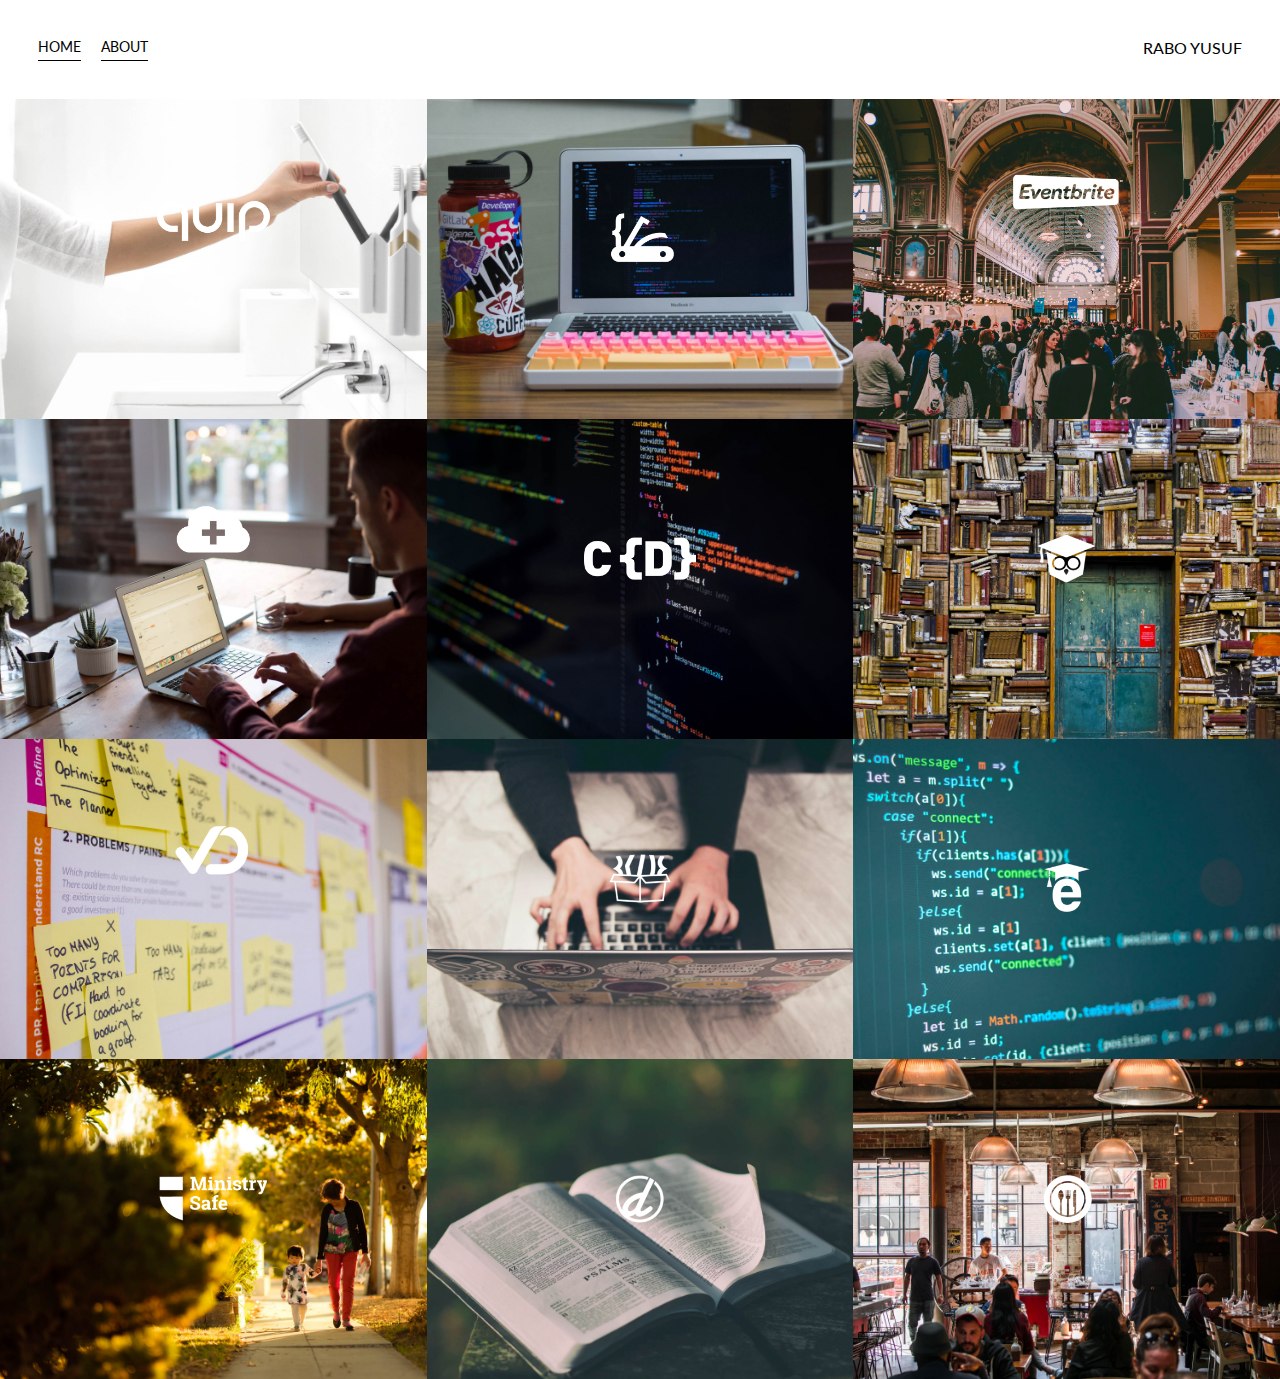
<file: index.html>
<!DOCTYPE html>
<html>
    <head>
        <meta charset="utf-8" >
        <title>Portfolio Homepage</title>
        <link href="https://fonts.googleapis.com/css?family=Lato" rel="stylesheet">
        <link rel="stylesheet" href="styles.css">
    </head>
    <body>
        <div class="container">
          <div class="nav-wrapper">
            <div class="left-side">
              <div class="nav-link-wrapper active-nav-link">
                <a href="index.html">Home</a>
              </div>
      
              <div class="nav-link-wrapper active-nav-link">
                <a href="about.html">About</a>
              </div>
            </div>
      
            <div class="right-side">
              <div class="brand">
                RABO YUSUF
              </div>
            </div>
          </div>
      
          <div class="content-wrapper">
            <div class="portfolio-items-wrapper">
      
              <div class="portfolio-item-wrapper">
                <div class="portfolio-img-background" style="background-image:url(images/portfolio1.jpg)"></div>
      
                <div class="img-text-wrapper">
                  <div class="logo-wrapper">
                    <img src="images/logos/quip.png" alt="">
                  </div>
      
                  <div class="subtitle">I built the Quip Ecommerce platform, named a Top 25 Invention by Time Magazine in 2016.</div>
                </div>
              </div>
      
              <div class="portfolio-item-wrapper">
                <div class="portfolio-img-background" style="background-image:url(images/portfolio2.jpg)"></div>
                <div class="img-text-wrapper">
                  <div class="logo-wrapper">
                    <img src="images/logos/devcamp.png" alt="">
                  </div>
      
                  <div class="subtitle">Coding bootcamp and learning management system.</div>
                </div>
              </div>
      
              <div class="portfolio-item-wrapper">
                <div class="portfolio-img-background" style="background-image:url(images/portfolio3.jpg)"></div>
                <div class="img-text-wrapper">
                  <div class="logo-wrapper">
                    <img src="images/logos/eventbrite.png" alt="">
                  </div>
      
                  <div class="subtitle">Eventbrite is the leading event management platform on the web with millions of individuals utilizing their applications
                    to find, register or, and management events in numerous industries.</div>
                </div>
              </div>
      
              <div class="portfolio-item-wrapper">
                <div class="portfolio-img-background" style="background-image:url(images/portfolio4.jpg)"></div>
                <div class="img-text-wrapper">
                  <div class="logo-wrapper">
                    <img src="images/logos/shop-hacker.png" alt="">
                  </div>
      
                  <div class="subtitle">Shop Hacker allows you to easily import digital products such as elearning courses, software, and games directly
                    into your ecommerce store.</div>
                </div>
              </div>
      
              <div class="portfolio-item-wrapper">
                <div class="portfolio-img-background" style="background-image:url(images/portfolio5.jpg)"></div>
                <div class="img-text-wrapper">
                  <div class="logo-wrapper">
                    <img src="images/logos/crondose.png" alt="">
                  </div>
      
                  <div class="subtitle">Online tutorials and productivity tips.</div>
                </div>
              </div>
      
              <div class="portfolio-item-wrapper">
                <div class="portfolio-img-background" style="background-image:url(images/portfolio6.jpg)"></div>
                <div class="img-text-wrapper">
                  <div class="logo-wrapper">
                    <img src="images/logos/dailysmarty.png" alt="">
                  </div>
      
                  <div class="subtitle">Keep track of what you learn every day.</div>
                </div>
              </div>
      
              <div class="portfolio-item-wrapper">
                <div class="portfolio-img-background" style="background-image:url(images/portfolio7.jpg)"></div>
                <div class="img-text-wrapper">
                  <div class="logo-wrapper">
                    <img src="images/logos/dashtrack.png" alt="">
                  </div>
      
                  <div class="subtitle">What you track improves. DashTrack is a journal that makes it easy to track your daily tasks and make the most
                    of your time each day.</div>
                </div>
              </div>
      
              <div class="portfolio-item-wrapper">
                <div class="portfolio-img-background" style="background-image:url(images/portfolio8.jpg)"></div>
                <div class="img-text-wrapper">
                  <div class="logo-wrapper">
                    <img src="images/logos/devtrunk.png" alt="">
                  </div>
      
                  <div class="subtitle">Online shop for developer happiness.</div>
                </div>
              </div>
      
              <div class="portfolio-item-wrapper">
                <div class="portfolio-img-background" style="background-image:url(images/portfolio9.jpg)"></div>
                <div class="img-text-wrapper">
                  <div class="logo-wrapper">
                    <img src="images/logos/edutechional.png" alt="">
                  </div>
      
                  <div class="subtitle">Online technology tutorials.</div>
                </div>
              </div>
      
              <div class="portfolio-item-wrapper">
                <div class="portfolio-img-background" style="background-image:url(images/portfolio10.jpg)"></div>
                <div class="img-text-wrapper">
                  <div class="logo-wrapper">
                    <img src="images/logos/ministry-safe.png" alt="">
                  </div>
      
                  <div class="subtitle">A complete child safety system for organizations.</div>
                </div>
              </div>
      
              <div class="portfolio-item-wrapper">
                <div class="portfolio-img-background" style="background-image:url(images/portfolio11.jpg)"></div>
                <div class="img-text-wrapper">
                  <div class="logo-wrapper">
                    <img src="images/logos/open-devos.png" alt="">
                  </div>
      
                  <div class="subtitle">Publish and share daily devotionals.</div>
                </div>
              </div>
      
              <div class="portfolio-item-wrapper">
                <div class="portfolio-img-background" style="background-image:url(images/portfolio12.jpg)"></div>
                <div class="img-text-wrapper">
                  <div class="logo-wrapper">
                    <img src="images/logos/toastability.png" alt="">
                  </div>
      
                  <div class="subtitle">Easy way to manage the digital life of your bar or restaurant.</div>
                </div>
              </div>
      
            </div>
          </div>
        </div>
      
      </body>
      <script>
        const portfolioItems = document.querySelectorAll('.portfolio-item-wrapper');
              portfolioItems.forEach(portfolioItem =>{
                portfolioItem.addEventListener('mouseover',  ()=>{
                  portfolioItem.childNodes[1].classList.add('img-darken');
                })
              })

              portfolioItems.forEach(portfolioItem =>{
                portfolioItem.addEventListener('mouseout',  ()=>{
                  portfolioItem.childNodes[1].classList.remove('img-darken');
                })
              })
      </script>
      </html>
</file>
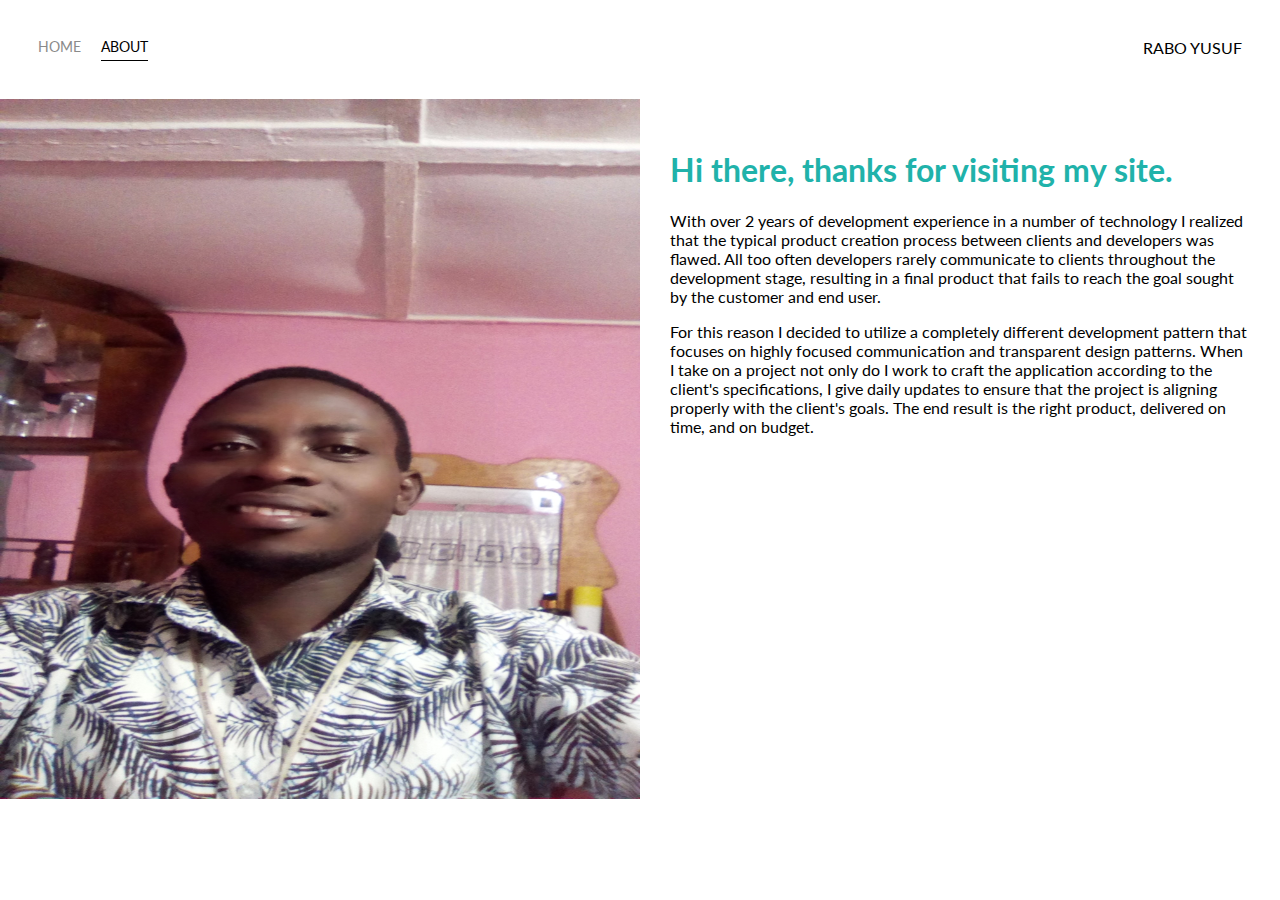
<file: about.html>
<!DOCTYPE html>
<html lang='en'>

<head>
  <meta charset='UTF-8'>
  <title>About</title>
  <link href="https://fonts.googleapis.com/css?family=Lato" rel="stylesheet">
  <link rel="stylesheet" href="styles.css">
</head>

<body>
  <div class="container">
    <div class="nav-wrapper">
      <div class="left-side">
        <div class="nav-link-wrapper">
          <a href="index.html">Home</a>
        </div>

        <div class="nav-link-wrapper active-nav-link">
          <a href="about.html">About</a>
        </div>
      </div>

      <div class="right-side">
        <div class="brand">
          RABO YUSUF
        </div>
      </div>
    </div>

    <div class="content-wrapper">
      <div class="two-column-wrapper">
        <div class="profile-image-wrapper">
          <img src="images/profile.jpg" alt="">
        </div>

        <div class="profile-content-wrapper">
          <h1>Hi there, thanks for visiting my site.</h1>
          <p>With over 2 years of development experience in a number of technology I realized that the typical product creation
            process between clients and developers was flawed. All too often developers rarely communicate to clients throughout
            the development stage, resulting in a final product that fails to reach the goal sought by the customer and end
            user.
          </p>

          <p>For this reason I decided to utilize a completely different development pattern that focuses on highly focused
            communication and transparent design patterns. When I take on a project not only do I work to craft the application
            according to the client's specifications, I give daily updates to ensure that the project is aligning properly
            with the client's goals. The end result is the right product, delivered on time, and on budget.</p>
        </div>
      </div>
    </div>
  </div>

</body>

</html>
</file>
<file: styles.css>
body{
    margin: 0px;
    font-family: "Lato", sans-serif;
}

.container{
    display: grid;
    grid-template-columns: 1fr;
}
.nav-wrapper{
    display: flex;
    justify-content: space-between;
    padding: 38px;
}

.left-side{
    display: flex;
}

.nav-wrapper > .left-side > div {
    margin-right: 20px;
    font-size: 0.9em;
    text-transform: uppercase;
}
.nav-link-wrapper{
    height: 22px;
    border-bottom: 1px solid transparent;
    transition: border-bottom 5.5s;
}

.nav-link-wrapper a {
    color: #8a8a8a;
    text-decoration: none;
    transition: color 0.5s;
}
.nav-link-wrapper:hover{
    border-bottom: 1px solid black;
}
.nav-link-wrapper a:hover{
    color: black;
}
.active-nav-link{
    border-bottom: 1px solid black;
}

.active-nav-link a {
    color: black !important;
}
.portfolio-items-wrapper{
    display:grid;
    grid-template-columns: 1fr 1fr 1fr;
}

.portfolio-item-wrapper{
    position: relative;
}

.portfolio-img-background{
    height: 320px;
    width: 100%;
    background-size: cover;
    background-position: center;
    background-repeat: no-repeat;
}
.img-text-wrapper{
    position: absolute;
    top: 0px;
    display: flex;
    flex-direction: column;
    justify-content: center;
    align-items: center;
    height: 100%;
    text-align: center;
    padding-left: 100px;
    padding-right: 100px;
}

.logo-wrapper img{
    width: 50%;
    margin: 20px;
}

.img-text-wrapper .subtitle{
    transition: 1s;
    color: transparent;
    font-weight: 600;
}

.img-text-wrapper:hover .subtitle{
    font-weight: 600;
    color: lightseagreen;
}
.img-darken{
    transition: 1s;
    filter: brightness(10%);
}
.two-column-wrapper{
    display: grid;
    grid-template-columns: 1fr 1fr;
}

.profile-image-wrapper img{
    width: 100%;
    height: 700px;
}

.profile-content-wrapper{
    padding: 30px;
}

.profile-content-wrapper h1 {
    color: lightseagreen;
}
</file>
